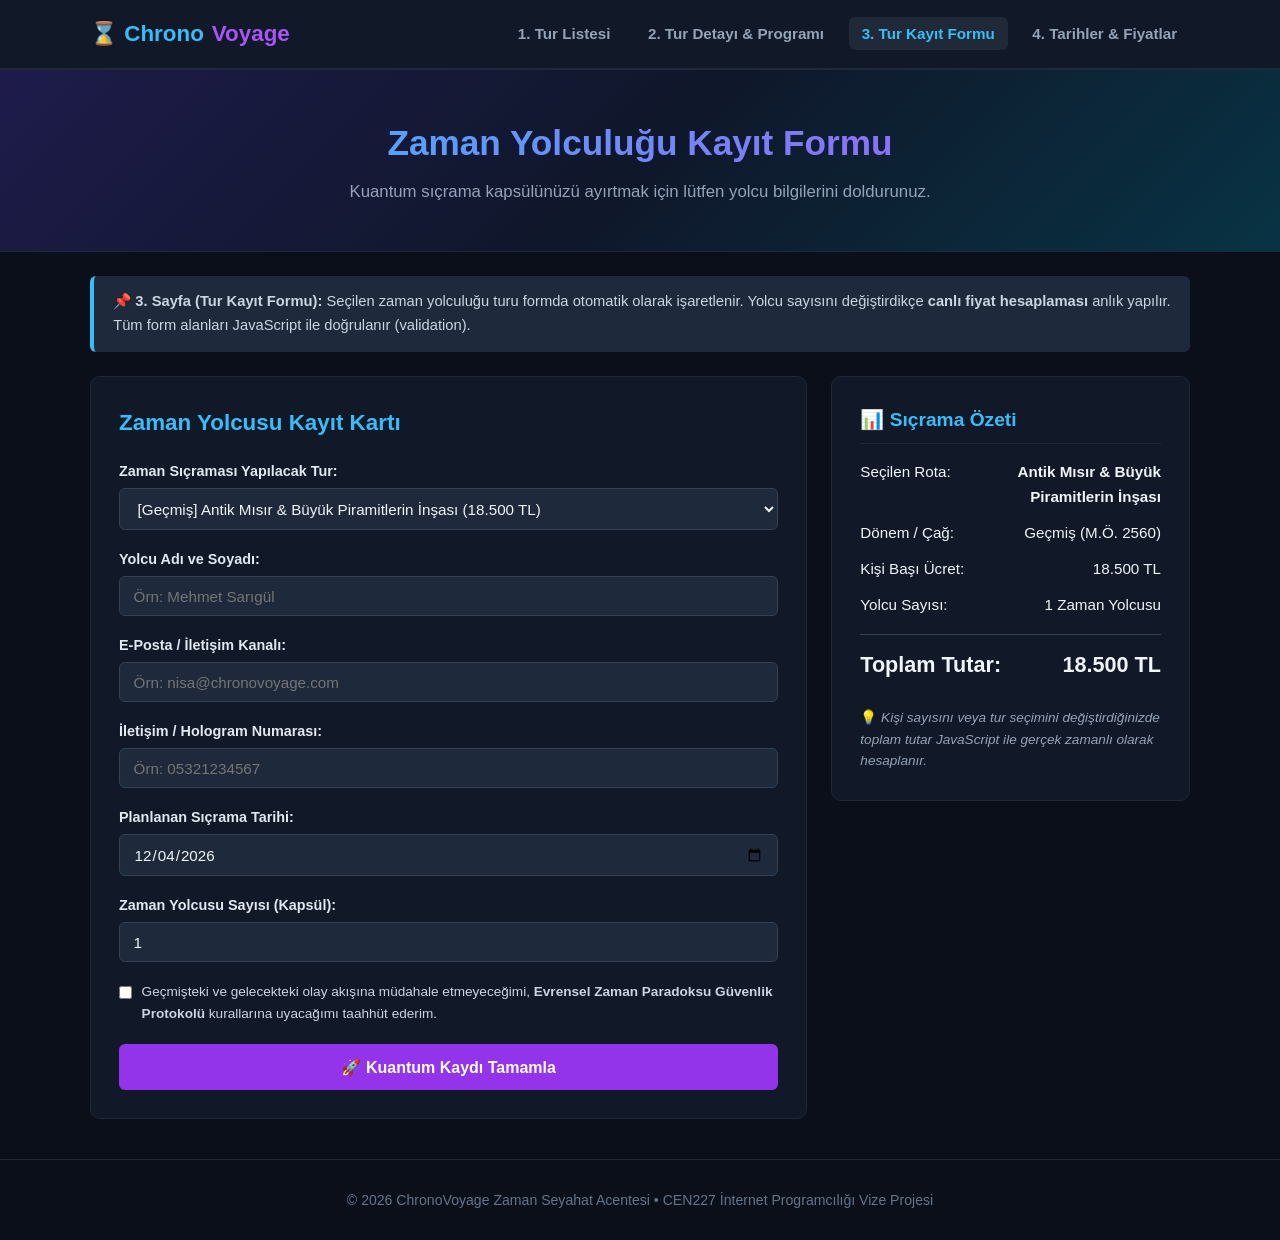
<file: booking.html>
<!DOCTYPE html>
<html lang="tr">
<head>
  <meta charset="UTF-8">
  <meta name="viewport" content="width=device-width, initial-scale=1.0">
  <title>Tur Kayıt Formu - ChronoVoyage</title>
  <link rel="stylesheet" href="css/style.css">
</head>
<body>

  <!-- ==================== ÜST MENÜ ==================== -->
  <header class="site-header">
    <div class="container nav-container">
      <a href="index.html" class="brand-logo">
        ⌛ Chrono<span>Voyage</span>
      </a>
      <nav class="main-nav">
        <ul>
          <li><a href="index.html" class="nav-link">1. Tur Listesi</a></li>
          <li><a href="detail.html" class="nav-link">2. Tur Detayı & Programı</a></li>
          <li><a href="booking.html" class="nav-link active">3. Tur Kayıt Formu</a></li>
          <li><a href="tours-table.html" class="nav-link">4. Tarihler & Fiyatlar</a></li>
        </ul>
      </nav>
    </div>
  </header>

  <!-- ==================== BANNER ==================== -->
  <section class="hero-banner">
    <div class="container">
      <h1>Zaman Yolculuğu Kayıt Formu</h1>
      <p>Kuantum sıçrama kapsülünüzü ayırtmak için lütfen yolcu bilgilerini doldurunuz.</p>
    </div>
  </section>

  <!-- ==================== ANA İÇERİK ==================== -->
  <main class="container">

    <div class="info-box">
      <strong>📌 3. Sayfa (Tur Kayıt Formu):</strong> Seçilen zaman yolculuğu turu formda otomatik olarak işaretlenir. 
      Yolcu sayısını değiştirdikçe <strong>canlı fiyat hesaplaması</strong> anlık yapılır. Tüm form alanları JavaScript ile doğrulanır (validation).
    </div>

    <!-- Form Yerleşimi (Sol: Form, Sağ: Canlı Fiyat) -->
    <div class="form-container">
      
      <!-- Sol: Kayıt Formu -->
      <div class="form-box">
        <h2 style="margin-bottom:1.2rem; color:#38bdf8; font-size:1.4rem;">Zaman Yolcusu Kayıt Kartı</h2>
        
        <form id="chronoBookingForm" novalidate>
          
          <!-- Tur Seçimi -->
          <div class="form-group">
            <label for="tourSelect">Zaman Sıçraması Yapılacak Tur:</label>
            <select id="tourSelect" class="form-control" required></select>
          </div>

          <!-- Ad Soyad -->
          <div class="form-group">
            <label for="travelerName">Yolcu Adı ve Soyadı:</label>
            <input type="text" id="travelerName" class="form-control" placeholder="Örn: Mehmet Sarıgül" required>
            <div id="travelerName-error" class="error-msg"></div>
          </div>

          <!-- E-Posta -->
          <div class="form-group">
            <label for="travelerEmail">E-Posta / İletişim Kanalı:</label>
            <input type="email" id="travelerEmail" class="form-control" placeholder="Örn: nisa@chronovoyage.com" required>
            <div id="travelerEmail-error" class="error-msg"></div>
          </div>

          <!-- Telefon / İletişim Kodu -->
          <div class="form-group">
            <label for="travelerPhone">İletişim / Hologram Numarası:</label>
            <input type="tel" id="travelerPhone" class="form-control" placeholder="Örn: 05321234567" required>
            <div id="travelerPhone-error" class="error-msg"></div>
          </div>

          <!-- Sıçrama Tarihi -->
          <div class="form-group">
            <label for="jumpDate">Planlanan Sıçrama Tarihi:</label>
            <input type="date" id="jumpDate" class="form-control" required>
            <div id="jumpDate-error" class="error-msg"></div>
          </div>

          <!-- Yolcu Sayısı -->
          <div class="form-group">
            <label for="passengersCount">Zaman Yolcusu Sayısı (Kapsül):</label>
            <input type="number" id="passengersCount" class="form-control" min="1" max="10" value="1" required>
          </div>

          <!-- Güvenlik Protokolü Onayı -->
          <div style="margin: 1.2rem 0; display:flex; gap:0.6rem; align-items:flex-start;">
            <input type="checkbox" id="protocolCheck" style="margin-top:0.3rem;" required>
            <label for="protocolCheck" style="font-size:0.85rem; color:#cbd5e1; cursor:pointer;">
              Geçmişteki ve gelecekteki olay akışına müdahale etmeyeceğimi, <strong>Evrensel Zaman Paradoksu Güvenlik Protokolü</strong> kurallarına uyacağımı taahhüt ederim.
            </label>
          </div>

          <!-- Kayıt Tamamlama Butonu -->
          <button type="submit" class="btn btn-accent btn-block" style="padding:0.85rem; font-size:1rem;">
            🚀 Kuantum Kaydı Tamamla
          </button>
        </form>
      </div>

      <!-- Sağ: Canlı Fiyat Özeti -->
      <div class="summary-box">
        <h3 style="color:#38bdf8; margin-bottom:1rem; border-bottom:1px solid #1f2937; padding-bottom:0.5rem; font-size:1.2rem;">
          📊 Sıçrama Özeti
        </h3>

        <div class="summary-row">
          <span>Seçilen Rota:</span>
          <strong id="summaryTour" style="text-align:right; max-width:60%;">-</strong>
        </div>

        <div class="summary-row">
          <span>Dönem / Çağ:</span>
          <span id="summaryEra">-</span>
        </div>

        <div class="summary-row">
          <span>Kişi Başı Ücret:</span>
          <span id="summaryPrice">0 TL</span>
        </div>

        <div class="summary-row">
          <span>Yolcu Sayısı:</span>
          <span id="summaryCount">1 Kişi</span>
        </div>

        <div class="summary-row summary-total">
          <span>Toplam Tutar:</span>
          <span id="summaryTotal">0 TL</span>
        </div>

        <p style="margin-top:1.5rem; font-size:0.85rem; color:#94a3b8; line-height:1.6;">
          💡 <em>Kişi sayısını veya tur seçimini değiştirdiğinizde toplam tutar JavaScript ile gerçek zamanlı olarak hesaplanır.</em>
        </p>
      </div>

    </div>

  </main>

  <!-- ==================== ALT BİLGİ ==================== -->
  <footer class="site-footer">
    <div class="container">
      <p>© 2026 ChronoVoyage Zaman Seyahat Acentesi • CEN227 İnternet Programcılığı Vize Projesi</p>
    </div>
  </footer>

  <script src="js/data.js"></script>
  <script src="js/main.js"></script>
  <script src="js/booking.js"></script>
</body>
</html>
</file>
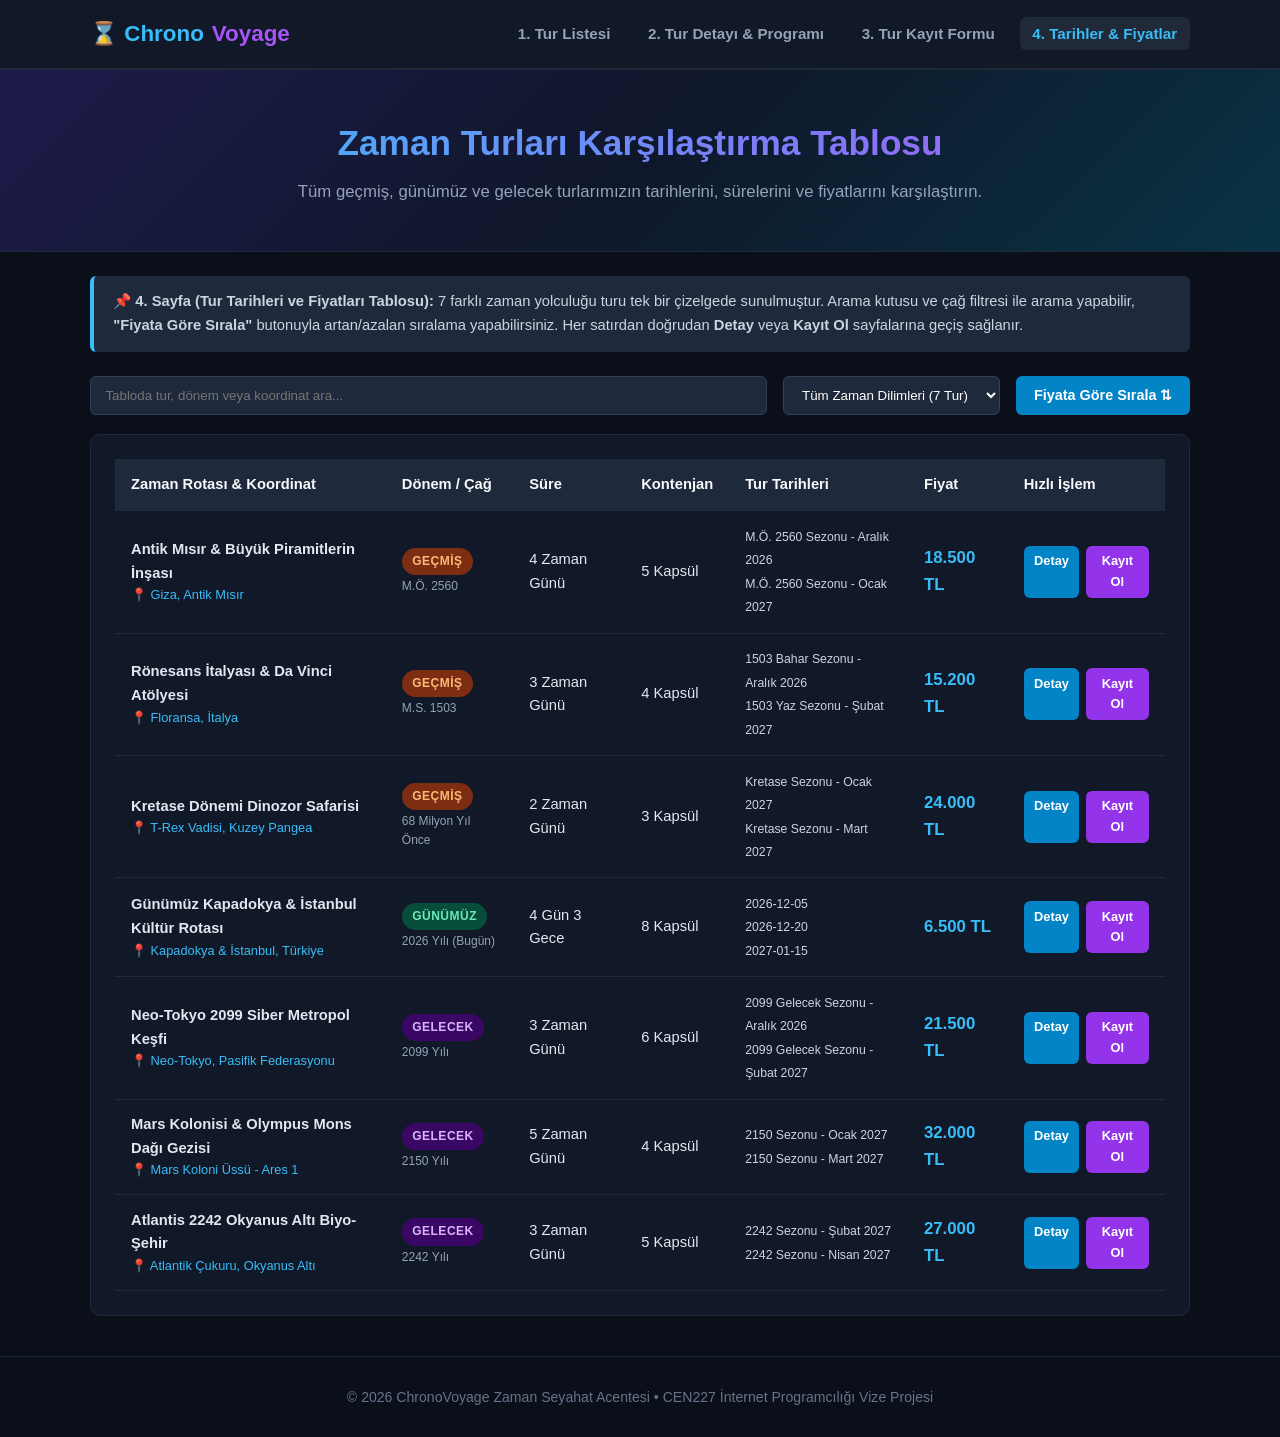
<file: tours-table.html>
<!DOCTYPE html>
<html lang="tr">
<head>
  <meta charset="UTF-8">
  <meta name="viewport" content="width=device-width, initial-scale=1.0">
  <title>Tur Tarihleri ve Fiyatları - ChronoVoyage</title>
  <link rel="stylesheet" href="css/style.css">
</head>
<body>

  <!-- ==================== ÜST MENÜ ==================== -->
  <header class="site-header">
    <div class="container nav-container">
      <a href="index.html" class="brand-logo">
        ⌛ Chrono<span>Voyage</span>
      </a>
      <nav class="main-nav">
        <ul>
          <li><a href="index.html" class="nav-link">1. Tur Listesi</a></li>
          <li><a href="detail.html" class="nav-link">2. Tur Detayı & Programı</a></li>
          <li><a href="booking.html" class="nav-link">3. Tur Kayıt Formu</a></li>
          <li><a href="tours-table.html" class="nav-link active">4. Tarihler & Fiyatlar</a></li>
        </ul>
      </nav>
    </div>
  </header>

  <!-- ==================== BANNER ==================== -->
  <section class="hero-banner">
    <div class="container">
      <h1>Zaman Turları Karşılaştırma Tablosu</h1>
      <p>Tüm geçmiş, günümüz ve gelecek turlarımızın tarihlerini, sürelerini ve fiyatlarını karşılaştırın.</p>
    </div>
  </section>

  <!-- ==================== ANA İÇERİK ==================== -->
  <main class="container">

    <div class="info-box">
      <strong>📌 4. Sayfa (Tur Tarihleri ve Fiyatları Tablosu):</strong> 7 farklı zaman yolculuğu turu tek bir çizelgede sunulmuştur. 
      Arama kutusu ve çağ filtresi ile arama yapabilir, <strong>"Fiyata Göre Sırala"</strong> butonuyla artan/azalan sıralama yapabilirsiniz. 
      Her satırdan doğrudan <strong>Detay</strong> veya <strong>Kayıt Ol</strong> sayfalarına geçiş sağlanır.
    </div>

    <!-- Tablo Kontrolleri -->
    <div style="display:flex; justify-content:space-between; gap:1rem; margin-bottom:1.2rem; flex-wrap:wrap;">
      <input type="text" id="tableSearch" placeholder="Tabloda tur, dönem veya koordinat ara..." style="padding:0.65rem 0.9rem; background:#1e293b; color:#fff; border:1px solid #334155; border-radius:6px; flex:1; min-width:240px;">
      
      <select id="tableEraFilter" style="padding:0.65rem 0.9rem; background:#1e293b; color:#fff; border:1px solid #334155; border-radius:6px;">
        <option value="all">Tüm Zaman Dilimleri (7 Tur)</option>
        <option value="Geçmiş">Geçmiş Çağlar (3 Tur)</option>
        <option value="Günümüz">Günümüz (1 Tur)</option>
        <option value="Gelecek">Gelecek Çağlar (3 Tur)</option>
      </select>

      <button id="sortPriceBtn" class="btn btn-primary">Fiyata Göre Sırala ⇅</button>
    </div>

    <!-- Karşılaştırma Tablosu -->
    <div class="table-box">
      <table class="simple-table">
        <thead>
          <tr>
            <th>Zaman Rotası & Koordinat</th>
            <th>Dönem / Çağ</th>
            <th>Süre</th>
            <th>Kontenjan</th>
            <th>Tur Tarihleri</th>
            <th>Fiyat</th>
            <th>Hızlı İşlem</th>
          </tr>
        </thead>
        <tbody id="chronoTableBody">
          <!-- table.js dinamik doldurur -->
        </tbody>
      </table>
    </div>

  </main>

  <!-- ==================== ALT BİLGİ ==================== -->
  <footer class="site-footer">
    <div class="container">
      <p>© 2026 ChronoVoyage Zaman Seyahat Acentesi • CEN227 İnternet Programcılığı Vize Projesi</p>
    </div>
  </footer>

  <script src="js/data.js"></script>
  <script src="js/main.js"></script>
  <script src="js/table.js"></script>
</body>
</html>
</file>
<file: css/style.css>
/* ==========================================================
   CEN227 İnternet Programcılığı - Zaman Yolculuğu Acentesi
   "ChronoVoyage" - Sade, Modern ve Temiz Stil Dosyası
   ========================================================== */

* {
  box-sizing: border-box;
  margin: 0;
  padding: 0;
}

body {
  font-family: -apple-system, BlinkMacSystemFont, "Segoe UI", Roboto, Arial, sans-serif;
  background-color: #0b0f19;
  color: #e2e8f0;
  line-height: 1.6;
  min-height: 100vh;
  display: flex;
  flex-direction: column;
}

a {
  text-decoration: none;
  color: #38bdf8;
  transition: color 0.2s;
}

a:hover {
  color: #0284c7;
}

img {
  max-width: 100%;
  display: block;
}

.container {
  width: 90%;
  max-width: 1100px;
  margin: 0 auto;
}

/* ------------------- HEADER ------------------- */
.site-header {
  background-color: #111827;
  border-bottom: 2px solid #1f2937;
  position: sticky;
  top: 0;
  z-index: 100;
}

.nav-container {
  display: flex;
  justify-content: space-between;
  align-items: center;
  padding: 1rem 0;
}

.brand-logo {
  font-size: 1.4rem;
  font-weight: 800;
  color: #38bdf8;
  display: flex;
  align-items: center;
  gap: 0.5rem;
}

.brand-logo span {
  color: #a855f7;
}

.main-nav ul {
  display: flex;
  list-style: none;
  gap: 0.75rem;
}

.nav-link {
  color: #94a3b8;
  font-weight: 600;
  padding: 0.5rem 0.8rem;
  border-radius: 6px;
  font-size: 0.95rem;
}

.nav-link:hover,
.nav-link.active {
  background-color: #1f2937;
  color: #38bdf8;
}

/* ------------------- HERO BANNER ------------------- */
.hero-banner {
  background: linear-gradient(135deg, #1e1b4b 0%, #0f172a 50%, #083344 100%);
  color: #ffffff;
  padding: 2.8rem 1rem;
  text-align: center;
  border-bottom: 1px solid #1e293b;
  margin-bottom: 1.5rem;
}

.hero-banner h1 {
  font-size: 2.2rem;
  margin-bottom: 0.5rem;
  font-weight: 800;
  background: linear-gradient(to right, #38bdf8, #a855f7);
  -webkit-background-clip: text;
  -webkit-text-fill-color: transparent;
}

.hero-banner p {
  color: #94a3b8;
  font-size: 1.05rem;
  max-width: 700px;
  margin: 0 auto;
}

/* ------------------- BİLGİ KUTUSU ------------------- */
.info-box {
  background-color: #1e293b;
  border-left: 4px solid #38bdf8;
  padding: 0.9rem 1.2rem;
  border-radius: 6px;
  margin-bottom: 1.5rem;
  font-size: 0.92rem;
  color: #cbd5e1;
}

/* ------------------- FİLTRE & ARAMA ------------------- */
.filter-bar {
  display: flex;
  gap: 1rem;
  background: #111827;
  padding: 1rem;
  border-radius: 8px;
  border: 1px solid #1f2937;
  margin-bottom: 1.5rem;
  flex-wrap: wrap;
}

.filter-bar input,
.filter-bar select {
  padding: 0.65rem 0.9rem;
  background-color: #1e293b;
  color: #f1f5f9;
  border: 1px solid #334155;
  border-radius: 6px;
  font-size: 0.95rem;
  flex: 1;
  min-width: 200px;
}

.filter-bar input:focus,
.filter-bar select:focus {
  outline: none;
  border-color: #38bdf8;
}

/* ------------------- ÇAĞ ROZETLERİ ------------------- */
.era-badge {
  display: inline-block;
  padding: 0.25rem 0.65rem;
  border-radius: 9999px;
  font-size: 0.75rem;
  font-weight: 700;
  text-transform: uppercase;
  letter-spacing: 0.5px;
}

.era-past { background-color: #7c2d12; color: #fdba74; }       /* Geçmiş: Sıcak Kahve/Amber */
.era-present { background-color: #064e3b; color: #6ee7b7; }    /* Günümüz: Zümrüt Yeşili */
.era-future { background-color: #3b0764; color: #d8b4fe; }     /* Gelecek: Neon Mor/Kuantum */

/* ------------------- TUR KARTLARI (LİSTE) ------------------- */
.tours-grid {
  display: grid;
  grid-template-columns: repeat(auto-fill, minmax(320px, 1fr));
  gap: 1.5rem;
  margin-bottom: 2.5rem;
}

.tour-card {
  background: #111827;
  border: 1px solid #1f2937;
  border-radius: 10px;
  overflow: hidden;
  display: flex;
  flex-direction: column;
  transition: transform 0.2s, border-color 0.2s;
}

.tour-card:hover {
  transform: translateY(-4px);
  border-color: #38bdf8;
}

.tour-card img {
  height: 200px;
  width: 100%;
  object-fit: cover;
}

.tour-card-body {
  padding: 1.25rem;
  display: flex;
  flex-direction: column;
  flex: 1;
}

.tour-card-header {
  display: flex;
  justify-content: space-between;
  align-items: center;
  margin-bottom: 0.5rem;
}

.tour-card-title {
  font-size: 1.15rem;
  font-weight: 700;
  color: #ffffff;
  margin-bottom: 0.35rem;
}

.tour-card-meta {
  font-size: 0.85rem;
  color: #94a3b8;
  margin-bottom: 0.75rem;
}

.tour-card-desc {
  font-size: 0.88rem;
  color: #cbd5e1;
  flex: 1;
  margin-bottom: 1.25rem;
}

.tour-card-footer {
  display: flex;
  justify-content: space-between;
  align-items: center;
  border-top: 1px solid #1f2937;
  padding-top: 0.9rem;
}

.tour-price {
  font-size: 1.2rem;
  font-weight: 800;
  color: #38bdf8;
}

/* ------------------- BUTONLAR ------------------- */
.btn {
  display: inline-block;
  padding: 0.6rem 1.1rem;
  font-size: 0.9rem;
  font-weight: 700;
  border-radius: 6px;
  border: none;
  cursor: pointer;
  text-align: center;
  transition: opacity 0.2s;
}

.btn:hover {
  opacity: 0.9;
}

.btn-primary {
  background-color: #0284c7;
  color: #ffffff !important;
}

.btn-accent {
  background-color: #9333ea;
  color: #ffffff !important;
}

.btn-success {
  background-color: #059669;
  color: #ffffff !important;
}

.btn-block {
  display: block;
  width: 100%;
}

/* ------------------- DETAY SAYFASI ------------------- */
.detail-container {
  display: grid;
  grid-template-columns: 2fr 1fr;
  gap: 1.5rem;
  margin-bottom: 2.5rem;
}

.detail-main {
  background: #111827;
  padding: 1.75rem;
  border-radius: 10px;
  border: 1px solid #1f2937;
}

.detail-main img {
  width: 100%;
  height: 350px;
  object-fit: cover;
  border-radius: 8px;
  margin: 1.2rem 0;
}

.detail-sidebar {
  background: #111827;
  padding: 1.75rem;
  border-radius: 10px;
  border: 1px solid #1f2937;
  height: fit-content;
}

.detail-list {
  margin: 1rem 0 1rem 1.2rem;
  font-size: 0.92rem;
  color: #cbd5e1;
}

.detail-list li {
  margin-bottom: 0.5rem;
}

/* ------------------- FORM SAYFASI ------------------- */
.form-container {
  display: grid;
  grid-template-columns: 2fr 1fr;
  gap: 1.5rem;
  margin-bottom: 2.5rem;
}

.form-box {
  background: #111827;
  padding: 1.75rem;
  border-radius: 10px;
  border: 1px solid #1f2937;
}

.form-group {
  margin-bottom: 1.1rem;
}

.form-group label {
  display: block;
  font-weight: 600;
  font-size: 0.9rem;
  color: #e2e8f0;
  margin-bottom: 0.35rem;
}

.form-control {
  width: 100%;
  padding: 0.65rem 0.85rem;
  background-color: #1e293b;
  color: #f1f5f9;
  border: 1px solid #334155;
  border-radius: 6px;
  font-size: 0.95rem;
  font-family: inherit;
}

.form-control:focus {
  outline: none;
  border-color: #38bdf8;
}

.form-control.invalid {
  border-color: #ef4444;
  background-color: #2a1215;
}

.form-control.valid {
  border-color: #10b981;
}

.error-msg {
  color: #f87171;
  font-size: 0.8rem;
  margin-top: 0.3rem;
  display: none;
}

.summary-box {
  background: #111827;
  padding: 1.75rem;
  border-radius: 10px;
  border: 1px solid #1f2937;
  height: fit-content;
}

.summary-row {
  display: flex;
  justify-content: space-between;
  margin-bottom: 0.75rem;
  font-size: 0.95rem;
  color: #94a3b8;
}

.summary-row strong,
.summary-row span {
  color: #f1f5f9;
}

.summary-total {
  font-size: 1.35rem;
  font-weight: 800;
  color: #38bdf8 !important;
  border-top: 1px solid #334155;
  padding-top: 0.85rem;
  margin-top: 1rem;
}

/* ------------------- TABLO SAYFASI ------------------- */
.table-box {
  background: #111827;
  padding: 1.5rem;
  border-radius: 10px;
  border: 1px solid #1f2937;
  margin-bottom: 2.5rem;
  overflow-x: auto;
}

.simple-table {
  width: 100%;
  border-collapse: collapse;
  text-align: left;
  font-size: 0.92rem;
}

.simple-table th, 
.simple-table td {
  padding: 0.85rem 1rem;
  border-bottom: 1px solid #1f2937;
}

.simple-table th {
  background-color: #1e293b;
  color: #f8fafc;
  font-weight: 700;
}

.simple-table tr:hover {
  background-color: #1e293b;
}

/* ------------------- FOOTER ------------------- */
.site-footer {
  background-color: #0b0f19;
  border-top: 1px solid #1f2937;
  color: #64748b;
  padding: 1.8rem 0;
  text-align: center;
  font-size: 0.88rem;
  margin-top: auto;
}

/* ------------------- RESPONSIVE ------------------- */
@media (max-width: 768px) {
  .nav-container {
    flex-direction: column;
    gap: 0.8rem;
  }
  .detail-container,
  .form-container {
    grid-template-columns: 1fr;
  }
  .filter-bar {
    flex-direction: column;
  }
}
</file>
